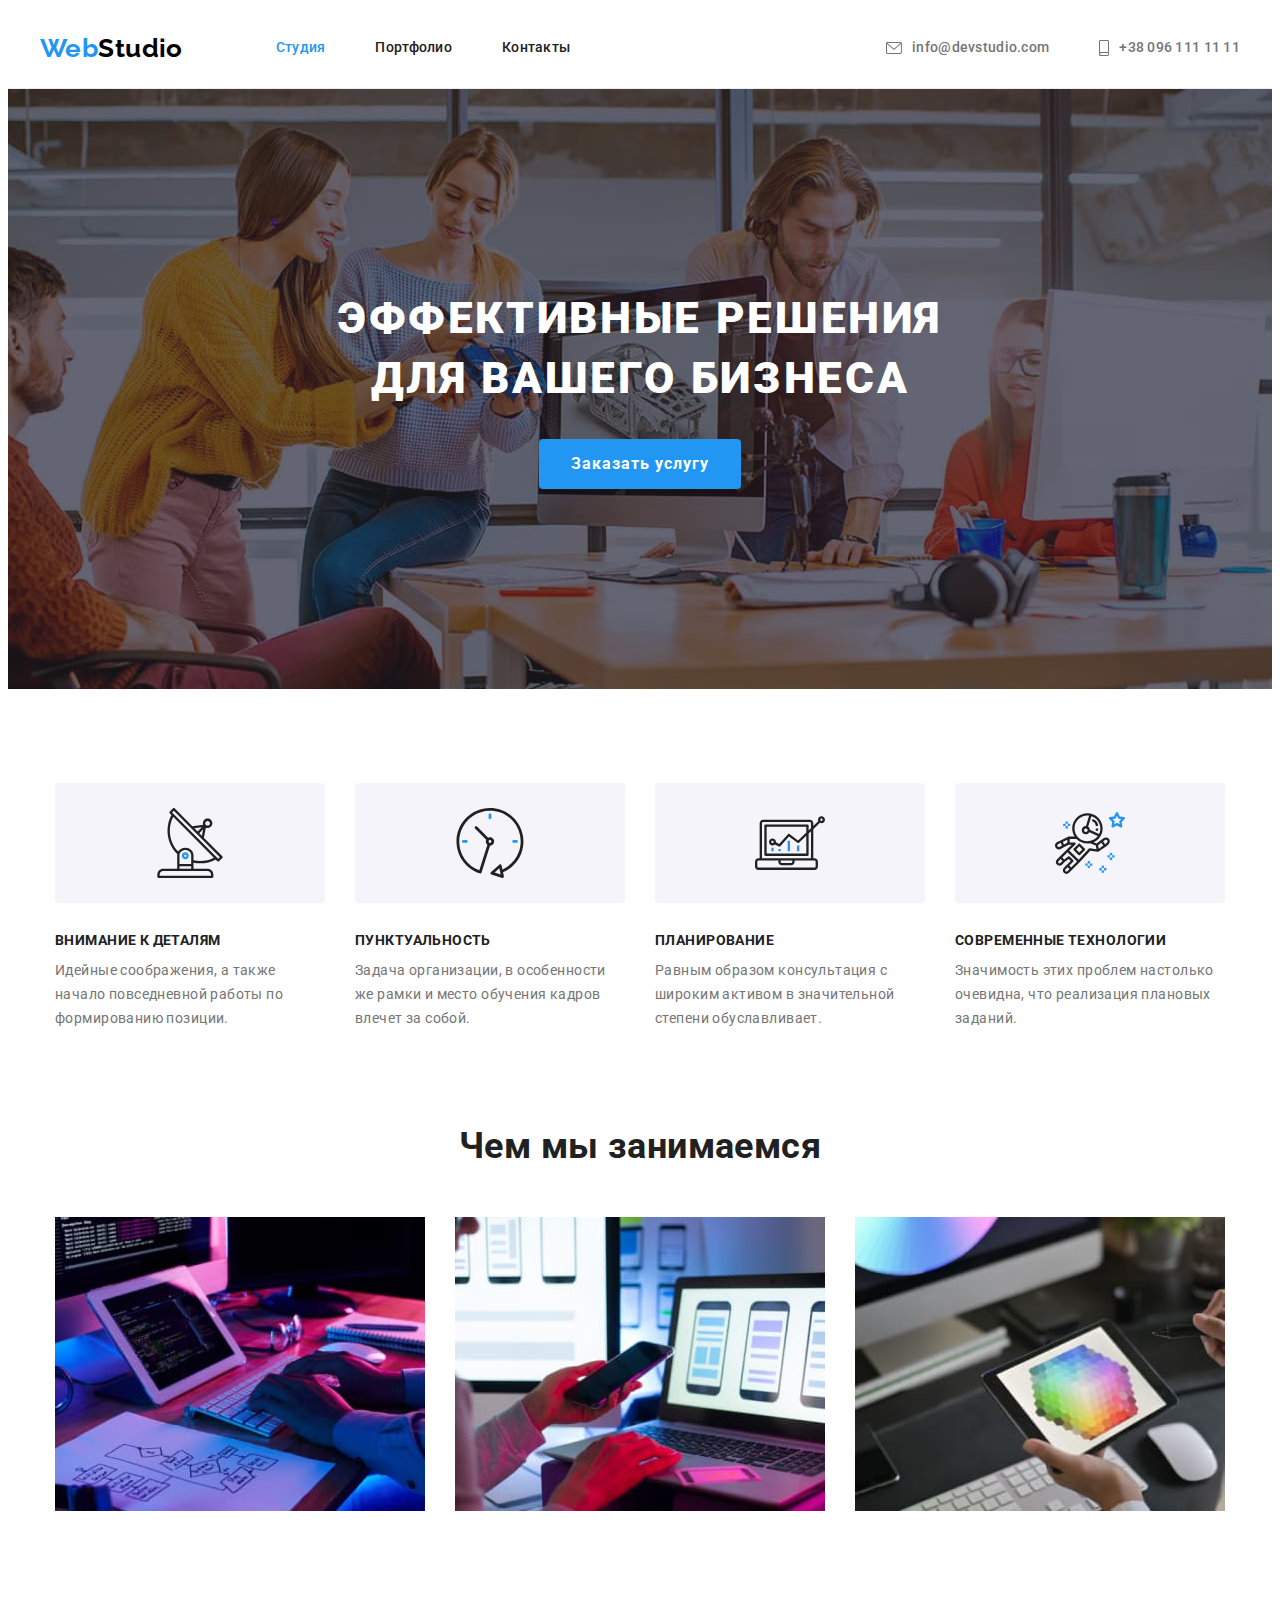
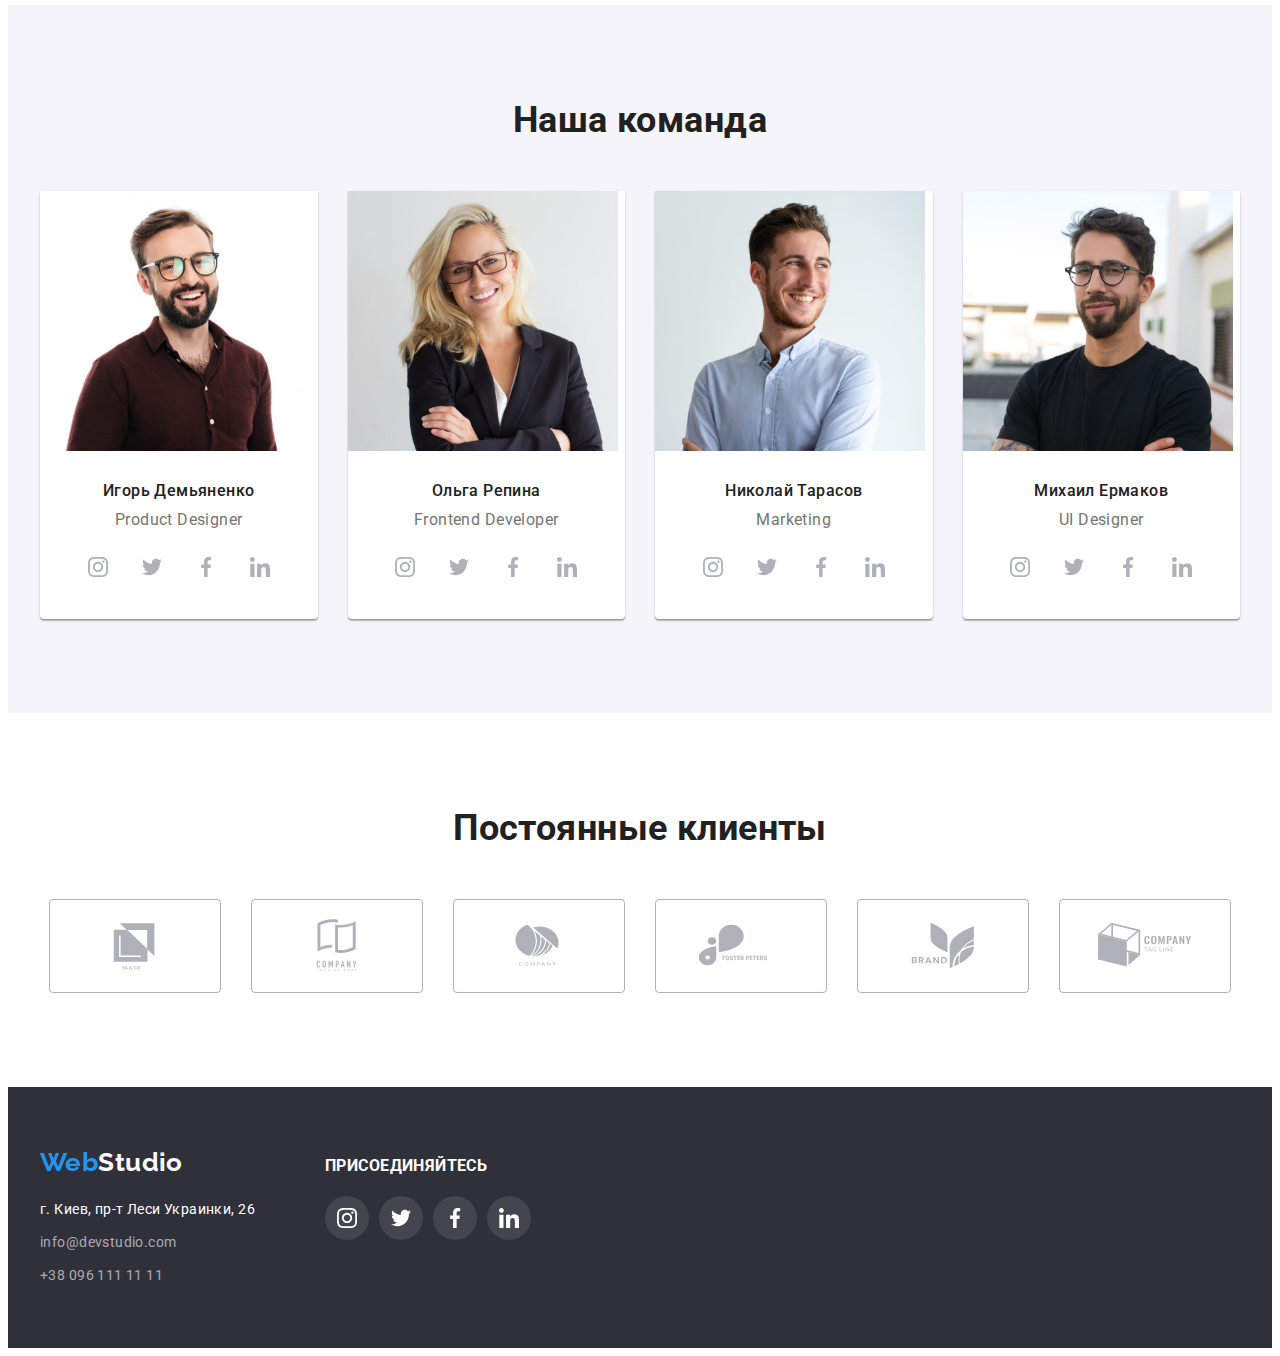
<file: index.html>
<!DOCTYPE html>
<html lang="ru">
  <head>
    <meta charset="UTF-8" />
    <meta http-equiv="X-UA-Compatible" content="IE=edge" />
    <meta name="viewport" content="width=device-width, initial-scale=1.0" />
    <title>Студия</title>
    <link rel="preconnect" href="https://fonts.googleapis.com" />
    <link rel="preconnect" href="https://fonts.gstatic.com" crossorigin />
    <link
      href="https://fonts.googleapis.com/css2?family=Raleway:wght@700&family=Roboto:wght@400;500;700;900&display=swap"
      rel="stylesheet"
    />
    <link
      rel="stylesheet"
      href="https://cdnjs.cloudflare.com/ajax/libs/modern-normalize/1.1.0/modern-normalize.min.css"
      integrity="sha512-wpPYUAdjBVSE4KJnH1VR1HeZfpl1ub8YT/NKx4PuQ5NmX2tKuGu6U/JRp5y+Y8XG2tV+wKQpNHVUX03MfMFn9Q=="
      crossorigin="anonymous"
      referrerpolicy="no-referrer"
    />
    <link rel="stylesheet" href="./css/styles.css" />
  </head>

  <body>
    <header class="header">
      <div class="container flex-container">
        <nav class="flex-container">
          <a href="./index.html" class="logo"><span>Web</span>Studio</a>
          <ul class="flex-container list">
            <li class="list-item">
              <a href="./index.html" class="nav-link link current">Студия</a>
            </li>
            <li class="list-item">
              <a href="./portfolio.html" class="nav-link link">Портфолио</a>
            </li>
            <li class="list-item"><a href="" class="nav-link link">Контакты</a></li>
          </ul>
        </nav>
        <ul class="contacts-list list">
          <li class="list-item">
            <a class="contacts" href="mailto:info@devstudio.com">
              <svg class="header-icon" width="16" height="12">
                <use href="./images/icons.svg#icon-envelope"></use>
              </svg>
              info@devstudio.com
            </a>
          </li>
          <li class="list-item">
            <a class="contacts" href="tel:+380961111111">
              <svg class="header-icon" width="10" height="16">
                <use href="./images/icons.svg#icon-smartphone"></use>
              </svg>
              +38 096 111 11 11
            </a>
          </li>
        </ul>
      </div>
    </header>

    <main>
      <section class="hero section">
        <div class="container">
          <h1 class="hero-title">Эффективные решения для вашего бизнеса</h1>
          <button class="button-order" type="button">Заказать услугу</button>
        </div>
      </section>

      <section class="section-features section">
        <div class="container">
          <h2 class="section-title visually-hidden">Наши преимущества</h2>
          <ul class="list flex-container">
            <li class="features-list-item">
              <div class="features-icon-thumb">
                <svg class="features-icon" width="70" height="70">
                  <use href="./images/icons.svg#icon-antenna"></use>
                </svg>
              </div>
              <h3 class="section-subtitle">Внимание к деталям</h3>
              <p>
                Идейные соображения, а также начало повседневной работы по формированию позиции.
              </p>
            </li>
            <li class="features-list-item">
              <div class="features-icon-thumb">
                <svg class="features-icon" width="70" height="70">
                  <use href="./images/icons.svg#icon-clock"></use>
                </svg>
              </div>
              <h3 class="section-subtitle">Пунктуальность</h3>
              <p>
                Задача организации, в особенности же рамки и место обучения кадров влечет за собой.
              </p>
            </li>
            <li class="features-list-item">
              <div class="features-icon-thumb">
                <svg class="features-icon" width="70" height="70">
                  <use href="./images/icons.svg#icon-diagram"></use>
                </svg>
              </div>
              <h3 class="section-subtitle">Планирование</h3>
              <p>
                Равным образом консультация с широким активом в значительной степени обуславливает.
              </p>
            </li>
            <li class="features-list-item">
              <div class="features-icon-thumb">
                <svg class="features-icon" width="70" height="70">
                  <use href="./images/icons.svg#icon-astronaut"></use>
                </svg>
              </div>
              <h3 class="section-subtitle">Современные технологии</h3>
              <p>Значимость этих проблем настолько очевидна, что реализация плановых заданий.</p>
            </li>
          </ul>
        </div>
      </section>

      <section class="section-our-work section">
        <div class="container">
          <h2 class="section-title">Чем мы занимаемся</h2>
          <ul class="flex-container list">
            <li class="our-work-list-item">
              <img src="./images/our-work-1.jpg" width="370" alt="Компьютер" />
            </li>
            <li class="our-work-list-item">
              <img src="./images/our-work-2.jpg" width="370" alt="Ноутбук" />
            </li>
            <li class="our-work-list-item">
              <img src="./images/our-work-3.jpg" width="370" alt="Планшет" />
            </li>
          </ul>
        </div>
      </section>

      <section class="section-team section">
        <div class="container">
          <h2 class="section-title">Наша команда</h2>
          <ul class="flex-container list">
            <li class="team-card">
              <img
                class="team-card-img"
                src="./images/igor-demyanenko.jpg"
                width="270"
                alt="Игорь Демьяненко"
              />
              <div class="team-thumb">
                <h3 class="team-card-name">Игорь Демьяненко</h3>
                <p class="team-card-text">Product Designer</p>

                <ul class="flex-container list">
                  <li class="team-card-list-logo">
                    <a class="team-card-list-link" href="">
                      <svg class="features-icon" width="20" height="20">
                        <use href="./images/icons.svg#icon-instagram"></use>
                      </svg>
                    </a>
                  </li>

                  <li class="team-card-list-logo">
                    <a class="team-card-list-link" href="">
                      <svg class="features-icon" width="20" height="20">
                        <use href="./images/icons.svg#icon-twitter"></use>
                      </svg>
                    </a>
                  </li>
                  <li class="team-card-list-logo">
                    <a class="team-card-list-link" href="">
                      <svg class="features-icon" width="20" height="20">
                        <use href="./images/icons.svg#icon-facebook"></use>
                      </svg>
                    </a>
                  </li>
                  <li class="team-card-list-logo">
                    <a class="team-card-list-link" href="">
                      <svg class="features-icon" width="20" height="20">
                        <use href="./images/icons.svg#icon-linkedin"></use>
                      </svg>
                    </a>
                  </li>
                </ul>
              </div>
            </li>

            <li class="team-card">
              <img
                class="team-card-img"
                src="./images/olga-repina.jpg"
                width="270"
                alt="Ольга Репина"
              />
              <div class="team-thumb">
                <h3 class="team-card-name">Ольга Репина</h3>
                <p class="team-card-text">Frontend Developer</p>
                <ul class="flex-container list">
                  <li class="team-card-list-logo">
                    <a class="team-card-list-link" href="">
                      <svg class="features-icon" width="20" height="20">
                        <use href="./images/icons.svg#icon-instagram"></use>
                      </svg>
                    </a>
                  </li>

                  <li class="team-card-list-logo">
                    <a class="team-card-list-link" href="">
                      <svg class="features-icon" width="20" height="20">
                        <use href="./images/icons.svg#icon-twitter"></use>
                      </svg>
                    </a>
                  </li>
                  <li class="team-card-list-logo">
                    <a class="team-card-list-link" href="">
                      <svg class="features-icon" width="20" height="20">
                        <use href="./images/icons.svg#icon-facebook"></use>
                      </svg>
                    </a>
                  </li>
                  <li class="team-card-list-logo">
                    <a class="team-card-list-link" href="">
                      <svg class="features-icon" width="20" height="20">
                        <use href="./images/icons.svg#icon-linkedin"></use>
                      </svg>
                    </a>
                  </li>
                </ul>
              </div>
            </li>
            <li class="team-card">
              <img
                class="team-card-img"
                src="./images/nikolai-tarasov.jpg"
                width="270"
                alt="Николай Тарасов"
              />
              <div class="team-thumb">
                <h3 class="team-card-name">Николай Тарасов</h3>
                <p class="team-card-text">Marketing</p>
                <ul class="flex-container list">
                  <li class="team-card-list-logo">
                    <a class="team-card-list-link" href="">
                      <svg class="features-icon" width="20" height="20">
                        <use href="./images/icons.svg#icon-instagram"></use>
                      </svg>
                    </a>
                  </li>

                  <li class="team-card-list-logo">
                    <a class="team-card-list-link" href="">
                      <svg class="features-icon" width="20" height="20">
                        <use href="./images/icons.svg#icon-twitter"></use>
                      </svg>
                    </a>
                  </li>
                  <li class="team-card-list-logo">
                    <a class="team-card-list-link" href="">
                      <svg class="features-icon" width="20" height="20">
                        <use href="./images/icons.svg#icon-facebook"></use>
                      </svg>
                    </a>
                  </li>
                  <li class="team-card-list-logo">
                    <a class="team-card-list-link" href="">
                      <svg class="features-icon" width="20" height="20">
                        <use href="./images/icons.svg#icon-linkedin"></use>
                      </svg>
                    </a>
                  </li>
                </ul>
              </div>
            </li>
            <li class="team-card">
              <img
                class="team-card-img"
                src="./images/mikhail-ermakov.jpg"
                width="270"
                alt="Михаил Ермаков"
              />
              <div class="team-thumb">
                <h3 class="team-card-name">Михаил Ермаков</h3>
                <p class="team-card-text">UI Designer</p>
                <ul class="flex-container list">
                  <li class="team-card-list-logo">
                    <a class="team-card-list-link" href="">
                      <svg class="features-icon" width="20" height="20">
                        <use href="./images/icons.svg#icon-instagram"></use>
                      </svg>
                    </a>
                  </li>

                  <li class="team-card-list-logo">
                    <a class="team-card-list-link" href="">
                      <svg class="features-icon" width="20" height="20">
                        <use href="./images/icons.svg#icon-twitter"></use>
                      </svg>
                    </a>
                  </li>
                  <li class="team-card-list-logo">
                    <a class="team-card-list-link" href="">
                      <svg class="features-icon" width="20" height="20">
                        <use href="./images/icons.svg#icon-facebook"></use>
                      </svg>
                    </a>
                  </li>
                  <li class="team-card-list-logo">
                    <a class="team-card-list-link" href="">
                      <svg class="features-icon" width="20" height="20">
                        <use href="./images/icons.svg#icon-linkedin"></use>
                      </svg>
                    </a>
                  </li>
                </ul>
              </div>
            </li>
          </ul>
        </div>
      </section>

      <section class="section-clients section">
        <div class="container">
          <h2 class="section-title">Постоянные клиенты</h2>
          <ul class="flex-container list">
            <li class="clients-logo-item">
              <a href="" class="clients-logo-link">
                <svg class="clients-icon" width="106" height="60">
                  <use href="./images/icons.svg#icon-logo-yaco"></use>
                </svg>
              </a>
            </li>
            <li class="clients-logo-item">
              <a href="" class="clients-logo-link">
                <svg class="clients-icon" width="106" height="60">
                  <use href="./images/icons.svg#icon-logo-company-tagline-here"></use>
                </svg>
              </a>
            </li>
            <li class="clients-logo-item">
              <a href="" class="clients-logo-link">
                <svg class="clients-icon" width="106" height="60">
                  <use href="./images/icons.svg#icon-logo-company"></use>
                </svg>
              </a>
            </li>
            <li class="clients-logo-item">
              <a href="" class="clients-logo-link">
                <svg class="clients-icon" width="106" height="60">
                  <use href="./images/icons.svg#icon-logo-foster"></use>
                </svg>
              </a>
            </li>
            <li class="clients-logo-item">
              <a href="" class="clients-logo-link">
                <svg class="clients-icon" width="106" height="60">
                  <use href="./images/icons.svg#icon-logo-brand"></use>
                </svg>
              </a>
            </li>
            <li class="clients-logo-item">
              <a href="" class="clients-logo-link">
                <svg class="clients-icon" width="106" height="60">
                  <use href="./images/icons.svg#icon-logo-company-tagline"></use>
                </svg>
              </a>
            </li>
          </ul>
        </div>
      </section>
    </main>

    <footer class="footer">
      <div class="container footer-flex-container">
        <div class="adress-wrapper">
          <a class="logo footer-logo" href="./index.html"><span>Web</span>Studio</a>
          <address>
            <ul class="list">
              <li class="footer-list-item">
                <a
                  class="adress-map-link"
                  href="https://goo.gl/maps/piqngm7oDQpEDh6u6"
                  target="_blank"
                  rel="noopener nofollow noreferrer"
                  >г. Киев, пр-т Леси Украинки, 26</a
                >
              </li>
              <li class="footer-list-item">
                <a class="adress-link" href="mailto:info@devstudio.com">info@devstudio.com</a>
              </li>
              <li class="footer-list-item">
                <a class="adress-link" href="tel:+380961111111">+38 096 111 11 11</a>
              </li>
            </ul>
          </address>
        </div>

        <div class="social-wrapper">
          <h3 class="soc-title">присоединяйтесь</h3>
          <ul class="flex-container list">
            <li class="soc-list-logo">
              <a class="soc-list-link" href="">
                <svg class="soc-icon" width="20" height="20">
                  <use href="./images/icons.svg#icon-instagram"></use>
                </svg>
              </a>
            </li>

            <li class="soc-list-logo">
              <a class="soc-list-link accent-icon" href="">
                <svg class="soc-icon" width="20" height="20">
                  <use href="./images/icons.svg#icon-twitter"></use>
                </svg>
              </a>
            </li>
            <li class="soc-list-logo">
              <a class="soc-list-link" href="">
                <svg class="soc-icon" width="20" height="20">
                  <use href="./images/icons.svg#icon-facebook"></use>
                </svg>
              </a>
            </li>
            <li class="soc-list-logo">
              <a class="soc-list-link" href="">
                <svg class="soc-icon" width="20" height="20">
                  <use href="./images/icons.svg#icon-linkedin"></use>
                </svg>
              </a>
            </li>
          </ul>
        </div>
      </div>
    </footer>
  </body>
</html>
</file>
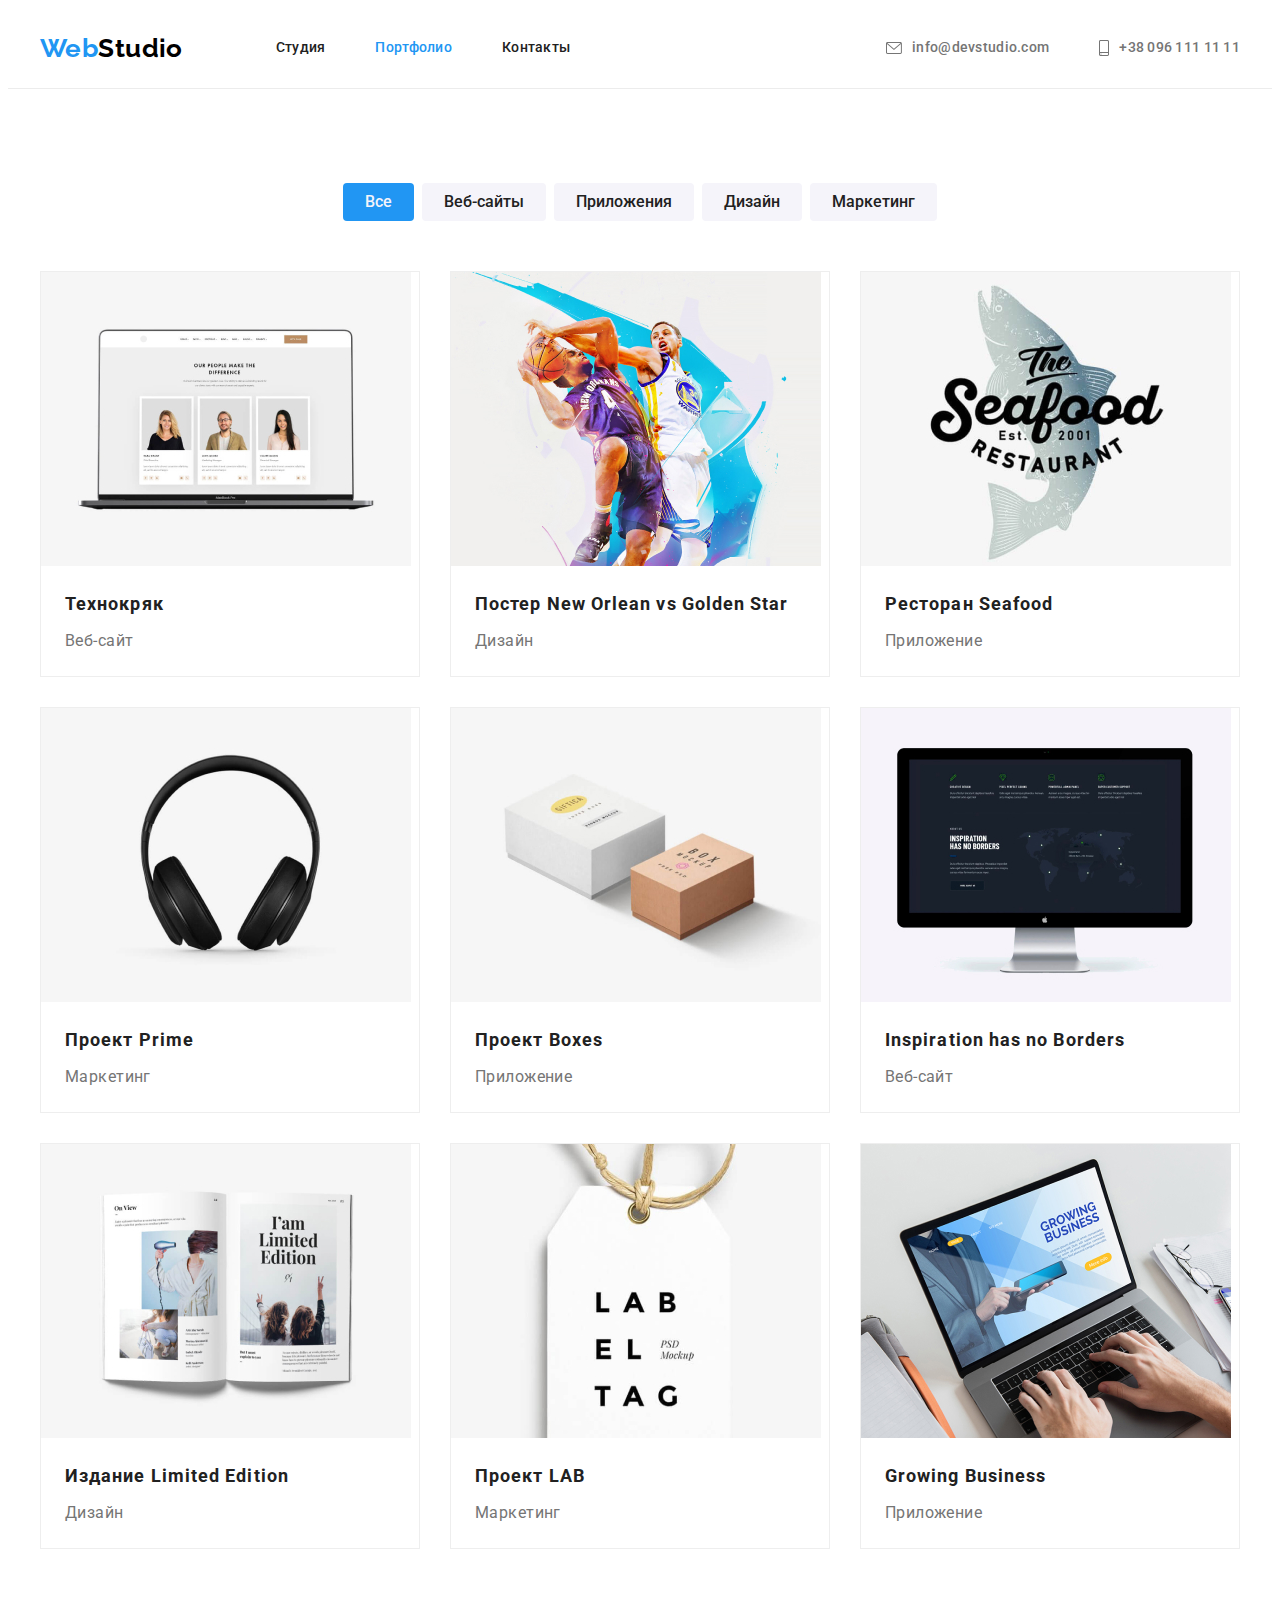
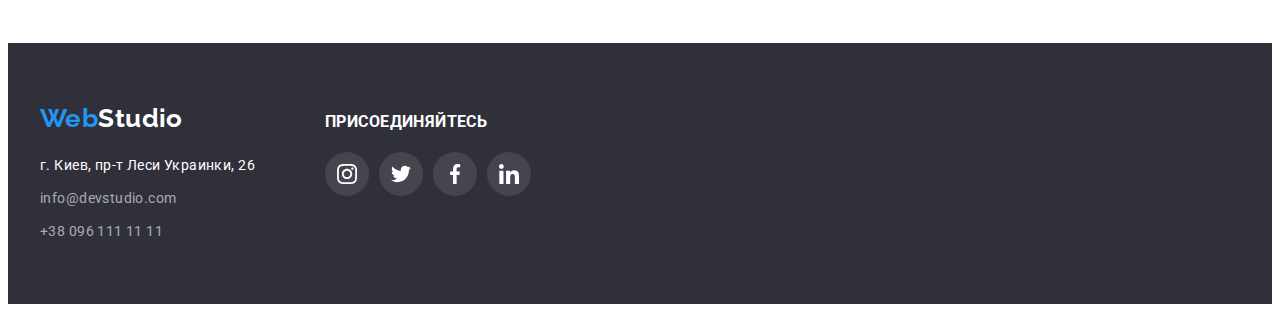
<file: portfolio.html>
<!DOCTYPE html>
<html lang="ru">
  <head>
    <meta charset="UTF-8" />
    <meta http-equiv="X-UA-Compatible" content="IE=edge" />
    <meta name="viewport" content="width=device-width, initial-scale=1.0" />
    <title>Портфолио</title>
    <link rel="preconnect" href="https://fonts.googleapis.com" />
    <link rel="preconnect" href="https://fonts.gstatic.com" crossorigin />
    <link
      href="https://fonts.googleapis.com/css2?family=Raleway:wght@700&family=Roboto:wght@400;500;700;900&display=swap"
      rel="stylesheet"
    />
    <link
      rel="stylesheet"
      href="https://cdnjs.cloudflare.com/ajax/libs/modern-normalize/1.1.0/modern-normalize.min.css"
      integrity="sha512-wpPYUAdjBVSE4KJnH1VR1HeZfpl1ub8YT/NKx4PuQ5NmX2tKuGu6U/JRp5y+Y8XG2tV+wKQpNHVUX03MfMFn9Q=="
      crossorigin="anonymous"
      referrerpolicy="no-referrer"
    />
    <link rel="stylesheet" href="./css/styles.css" />
  </head>

  <body>
    <header class="header">
      <div class="container flex-container">
        <nav class="flex-container">
          <a href="./index.html" class="logo"><span>Web</span>Studio</a>
          <ul class="flex-container list">
            <li class="list-item">
              <a href="./index.html" class="nav-link link">Студия</a>
            </li>
            <li class="list-item">
              <a href="./portfolio.html" class="nav-link link current">Портфолио</a>
            </li>
            <li class="list-item"><a href="" class="nav-link link">Контакты</a></li>
          </ul>
        </nav>
        <ul class="contacts-list list">
          <li class="list-item">
            <a class="contacts" href="mailto:info@devstudio.com">
              <svg class="header-icon" width="16" height="12">
                <use href="./images/icons.svg#icon-envelope"></use>
              </svg>
              info@devstudio.com
            </a>
          </li>
          <li class="list-item">
            <a class="contacts" href="tel:+380961111111">
              <svg class="header-icon" width="10" height="16">
                <use href="./images/icons.svg#icon-smartphone"></use>
              </svg>
              +38 096 111 11 11
            </a>
          </li>
        </ul>
      </div>
    </header>

    <main>
      <section class="projects section">
        <div class="container">
          <h1 class="visually-hidden">Наши проекты</h1>

          <ul class="filter-list flex-container list">
            <li class="filter-list-item">
              <button class="filter__button filter__current" type="button">Все</button>
            </li>
            <li class="filter-list-item">
              <button class="filter__button" type="button">Веб-сайты</button>
            </li>
            <li class="filter-list-item">
              <button class="filter__button" type="button">Приложения</button>
            </li>
            <li class="filter-list-item">
              <button class="filter__button" type="button">Дизайн</button>
            </li>
            <li class="filter-list-item">
              <button class="filter__button" type="button">Маркетинг</button>
            </li>
          </ul>

          <ul class="portfolio__list list">
            <li class="portfolio__item">
              <a href="" class="portfolio-link link">
                <img src="./images/portfolio-img-01.jpg" alt="" class="portfolio__img" />
                <div class="card-content">
                  <h3 class="card-title">Технокряк</h3>
                  <p>Веб-сайт</p>
                </div>
              </a>
            </li>

            <li class="portfolio__item">
              <a href="" class="portfolio-link link">
                <img src="./images/portfolio-img-02.jpg" alt="" class="portfolio__img" />
                <div class="card-content">
                  <h3 class="card-title">Постер New Orlean vs Golden Star</h3>
                  <p>Дизайн</p>
                </div>
              </a>
            </li>

            <li class="portfolio__item">
              <a href="" class="portfolio-link link">
                <img src="./images/portfolio-img-03.jpg" alt="" class="portfolio__img" />
                <div class="card-content">
                  <h3 class="card-title">Ресторан Seafood</h3>
                  <p>Приложение</p>
                </div>
              </a>
            </li>

            <li class="portfolio__item">
              <a href="" class="portfolio-link link">
                <img src="./images/portfolio-img-04.jpg" alt="" class="portfolio__img" />
                <div class="card-content">
                  <h3 class="card-title">Проект Prime</h3>
                  <p>Маркетинг</p>
                </div>
              </a>
            </li>

            <li class="portfolio__item">
              <a href="" class="portfolio-link link">
                <img src="./images/portfolio-img-05.jpg" alt="" class="portfolio__img" />
                <div class="card-content">
                  <h3 class="card-title">Проект Boxes</h3>
                  <p>Приложение</p>
                </div>
              </a>
            </li>

            <li class="portfolio__item">
              <a href="" class="portfolio-link link">
                <img src="./images/portfolio-img-06.jpg" alt="" class="portfolio__img" />
                <div class="card-content">
                  <h3 class="card-title">Inspiration has no Borders</h3>
                  <p>Веб-сайт</p>
                </div>
              </a>
            </li>

            <li class="portfolio__item">
              <a href="" class="portfolio-link link">
                <img src="./images/portfolio-img-07.jpg" alt="" class="portfolio__img" />
                <div class="card-content">
                  <h3 class="card-title">Издание Limited Edition</h3>
                  <p>Дизайн</p>
                </div>
              </a>
            </li>

            <li class="portfolio__item">
              <a href="" class="portfolio-link link">
                <img src="./images/portfolio-img-08.jpg" alt="" class="portfolio__img" />
                <div class="card-content">
                  <h3 class="card-title">Проект LAB</h3>
                  <p>Маркетинг</p>
                </div>
              </a>
            </li>

            <li class="portfolio__item">
              <a href="" class="portfolio-link link">
                <img src="./images/portfolio-img-09.jpg" alt="" class="portfolio__img" />
                <div class="card-content">
                  <h3 class="card-title">Growing Business</h3>
                  <p>Приложение</p>
                </div>
              </a>
            </li>
          </ul>
        </div>
      </section>
    </main>

    <footer class="footer">
      <div class="container footer-flex-container">
        <div class="adress-wrapper">
          <a class="logo footer-logo" href="./index.html"><span>Web</span>Studio</a>
          <address>
            <ul class="list">
              <li class="footer-list-item">
                <a
                  class="adress-map-link"
                  href="https://goo.gl/maps/piqngm7oDQpEDh6u6"
                  target="_blank"
                  rel="noopener nofollow noreferrer"
                  >г. Киев, пр-т Леси Украинки, 26</a
                >
              </li>
              <li class="footer-list-item">
                <a class="adress-link" href="mailto:info@devstudio.com">info@devstudio.com</a>
              </li>
              <li class="footer-list-item">
                <a class="adress-link" href="tel:+380961111111">+38 096 111 11 11</a>
              </li>
            </ul>
          </address>
        </div>

        <div class="social-wrapper">
          <h3 class="soc-title">присоединяйтесь</h3>
          <ul class="flex-container list">
            <li class="soc-list-logo">
              <a class="soc-list-link" href="">
                <svg class="soc-icon" width="20" height="20">
                  <use href="./images/icons.svg#icon-instagram"></use>
                </svg>
              </a>
            </li>

            <li class="soc-list-logo">
              <a class="soc-list-link accent-icon" href="">
                <svg class="soc-icon" width="20" height="20">
                  <use href="./images/icons.svg#icon-twitter"></use>
                </svg>
              </a>
            </li>
            <li class="soc-list-logo">
              <a class="soc-list-link" href="">
                <svg class="soc-icon" width="20" height="20">
                  <use href="./images/icons.svg#icon-facebook"></use>
                </svg>
              </a>
            </li>
            <li class="soc-list-logo">
              <a class="soc-list-link" href="">
                <svg class="soc-icon" width="20" height="20">
                  <use href="./images/icons.svg#icon-linkedin"></use>
                </svg>
              </a>
            </li>
          </ul>
        </div>
      </div>
    </footer>
  </body>
</html>
</file>
<file: css/styles.css>
:root {
  --text-color: #757575;
  --primary-text-color: #212121;
  --accent-color: #2196f3;
  --sections-background-color: #2f303a;
  --hero-title-color: #ffffff;
  --section-light-background: #f5f4fa;
  --team-card-bg: #ffffff;
  --filter-button-bg: #f5f4fa;
  --card-set-gap: 30px;
  --hero-background-color: #c4c4c4;
  --fill-icons-color: #afb1b8;
  --soc-icons-bg: rgba(255, 255, 255, 0.1);
}

body {
  font-family: 'Roboto', sans-serif;
  font-size: 14px;
  letter-spacing: 0.03em;
  color: var(--primary-text-color);
  background-color: #ffffff;
}
h1,
h2,
h3,
p {
  margin: 0;
}

img {
  display: block;
  max-width: 100%;
  height: auto;
}

.visually-hidden {
  position: absolute;
  width: 1px;
  height: 1px;
  margin: -1px;
  border: 0;
  padding: 0;

  white-space: nowrap;
  clip-path: inset(100%);
  clip: rect(0 0 0 0);
  overflow: hidden;
}
.container {
  width: 1200px;
  padding-left: 15px;
  padding-right: 15px;
  margin-left: auto;
  margin-right: auto;
}
.section {
  padding-top: 94px;
  padding-bottom: 94px;
}
.header {
  border-bottom: 1px solid #ececec;
}
.logo {
  margin-right: 93px;
  font-family: 'Raleway';
  font-style: normal;
  font-weight: 700;
  font-size: 26px;
  line-height: 1.19;
  text-decoration: none;
  color: #000000;
  display: inline-block;
}

.logo span {
  color: var(--accent-color);
}

.flex-container {
  display: flex;
  justify-content: center;
  align-items: center;
}
.nav-link {
  display: inline-block;
  padding-top: 32px;
  padding-bottom: 32px;
  font-weight: 500;
  line-height: 1.14;
  letter-spacing: 0.02em;
  color: inherit;
}
.list-item:not(:last-child) {
  margin-right: 50px;
}
.contacts-list {
  display: flex;
}
.list {
  list-style: none;
  margin: 0;
  padding: 0;
}

.link {
  text-decoration: none;
}
.nav-link:hover,
.nav-link:focus {
  color: var(--accent-color);
}

.current {
  color: var(--accent-color);
}

.contacts-list {
  display: flex;
  margin: 0;
  padding: 0;
  margin-left: auto;
  list-style: none;
}
.contacts {
  display: flex;
  align-items: center;
  padding-top: 32px;
  padding-bottom: 32px;
  font-weight: 500;
  font-size: 14px;
  line-height: 1.14;
  letter-spacing: 0.02em;
  text-decoration: none;
  color: var(--text-color);
}
.header-icon {
  display: inline-block;
  margin-right: 10px;
  fill: currentColor;
}
.contacts:hover,
.contacts:focus {
  color: var(--accent-color);
}

.hero {
  max-width: 1600px;
  margin-right: auto;
  margin-left: auto;
  padding-top: 200px;
  padding-bottom: 200px;
  text-align: center;
  background-color: var(--hero-background-color);
  background-image: linear-gradient(rgba(47, 48, 58, 0.4), rgba(47, 48, 58, 0.4)),
    url('../images/hero-background.jpg');
  background-repeat: no-repeat;
  background-size: cover;
  background-position: center;
}

.hero-title {
  width: 696px;
  margin-left: auto;
  margin-right: auto;
  margin-bottom: 30px;
  font-family: 'Roboto';
  font-weight: 900;
  font-size: 44px;
  line-height: 1.36;
  letter-spacing: 0.06em;
  text-transform: uppercase;
  color: var(--hero-title-color);
}

.button-order {
  background: var(--accent-color);
  box-shadow: 0px 4px 4px rgba(0, 0, 0, 0.15);
  border-radius: 4px;
  border-width: 0px;
  cursor: pointer;
  padding: 10px 32px;
  font-family: inherit;
  font-weight: 700;
  font-size: 16px;
  line-height: 1.88;
  letter-spacing: 0.06em;
  color: var(--hero-title-color);
  display: inline-block;
}

.section-title {
  margin-bottom: 50px;
  text-align: center;
  font-size: 36px;
  line-height: 1.17;
}
.section-subtitle {
  margin-bottom: 10px;
  font-size: 14px;
  line-height: 1.14;
  text-transform: uppercase;
}
.features-list-item {
  flex-basis: 270px;
}

.features-list-item:not(:last-child),
.our-work-list-item:not(:last-child),
.team-card:not(:last-child) {
  margin-right: 30px;
}
.features-list-item p {
  margin: 0;
  color: var(--text-color);
  line-height: 1.71;
}

.section-our-work {
  padding-top: 0;
}
.section-team {
  background-color: var(--section-light-background);
}

.team-card {
  width: calc((100% - 3 * var(--card-set-gap)) / 4);
  background: #ffffff;
  text-align: center;
  box-shadow: 0px 1px 3px rgba(0, 0, 0, 0.12), 0px 1px 1px rgba(0, 0, 0, 0.14),
    0px 2px 1px rgba(0, 0, 0, 0.2);
  border-radius: 0px 0px 4px 4px;
}
.team-thumb {
  padding-top: 30px;
  padding-bottom: 30px;
}
.team-card-name {
  margin-bottom: 10px;
  font-weight: 500;
  font-size: 16px;
  line-height: 1.19;
}
.team-card-text {
  color: var(--text-color);
  font-size: 16px;
  line-height: 1.19;
  margin-bottom: 16px;
}
.footer {
  background-color: var(--sections-background-color);
  padding-top: 60px;
  padding-bottom: 60px;
}
.footer-logo {
  margin-right: 0;
  margin-bottom: 20px;
  color: #ffffff;
}
.footer-list-item:not(:last-child) {
  margin-bottom: 9px;
}
.adress-link,
.adress-map-link {
  font-style: normal;
  text-decoration: none;
  line-height: 1.71;
  color: rgba(255, 255, 255, 0.6);
  display: inline-block;
}
.adress-link:hover,
.adress-link:focus {
  color: var(--accent-color);
}
.adress-map-link {
  color: var(--hero-title-color);
}

/* Стили для стр портфолио */
.filter-list {
  margin-bottom: 50px;
}
.filter-list-item:not(:last-child) {
  margin-right: 8px;
}
.filter__button {
  background: var(--filter-button-bg);
  border-radius: 4px;
  font-family: 'Roboto';
  font-style: normal;
  font-weight: 500;
  font-size: 16px;
  line-height: 1.62;
  text-align: center;
  border: none;
  color: var(--primary-text-color);
  padding: 6px 22px 6px 22px;
  cursor: pointer;
}

.filter__button:hover,
.filter__button:focus {
  color: var(--filter-button-bg);
  background: var(--accent-color);
  box-shadow: 0px 3px 1px rgba(0, 0, 0, 0.1), 0px 1px 2px rgba(0, 0, 0, 0.08),
    0px 2px 2px rgba(0, 0, 0, 0.12);
}
.filter__current {
  color: var(--filter-button-bg);
  background: var(--accent-color);
}
.filter__current:hover {
  color: var(--filter-button-bg);
  background: var(--accent-color);
  box-shadow: 0px 3px 1px rgba(0, 0, 0, 0.1), 0px 1px 2px rgba(0, 0, 0, 0.08),
    0px 2px 2px rgba(0, 0, 0, 0.12);
}

.card-content {
  padding: 20px 24px;
}
.card-title {
  margin-bottom: 4px;
  font-size: 18px;
  line-height: 2;
  letter-spacing: 0.06em;
  color: var(--primary-text-color);
  text-transform: none;
}
.portfolio__list {
  display: flex;
  flex-wrap: wrap;
  margin-top: calc(-1 * var(--card-set-gap));
  margin-left: calc(-1 * var(--card-set-gap));
}
.portfolio__item {
  flex-basis: calc(100% / 3 - var(--card-set-gap));
  margin-left: var(--card-set-gap);
  margin-top: var(--card-set-gap);
}
.portfolio-link {
  display: block;
  background: var(--team-card-bg);
  border: 1px solid #eeeeee;
}
.portfolio-link:hover,
.portfolio-link:focus {
  box-shadow: 0px 1px 1px rgba(0, 0, 0, 0.12), 0px 4px 4px rgba(0, 0, 0, 0.06),
    1px 4px 6px rgba(0, 0, 0, 0.16);
}
.portfolio__item p {
  font-size: 16px;
  line-height: 1.88;
  color: var(--text-color);
}

.features-icon-thumb {
  display: flex;
  align-items: center;
  justify-content: center;
  height: 120px;
  background: var(--section-light-background);
  border-radius: 4px;
  margin-bottom: 30px;
}

.team-card-list-link,
.soc-list-link {
  display: flex;
  justify-content: center;
  align-items: center;
  width: 44px;
  height: 44px;
  border-radius: 50%;
  background-color: var(--team-card-bg);
  fill: var(--fill-icons-color);
}

.soc-list-link {
  background-color: var(--soc-icons-bg);
  fill: var(--hero-title-color);
}
.team-card-list-link:hover {
  background-color: var(--accent-color);
  fill: var(--team-card-bg);
}

.team-card-list-logo:not(:last-child) {
  margin-right: 10px;
}

.clients-logo-item:not(:last-child) {
  margin-right: 30px;
}

.clients-logo-link {
  display: flex;
  justify-content: center;
  align-items: center;
  width: 170px;
  height: 92px;
  border-width: 1px;
  border-style: solid;
  border-color: var(--fill-icons-color);
  fill: var(--fill-icons-color);
  border-radius: 4px;
}

.clients-logo-link:hover,
.clients-logo-link:focus {
  fill: var(--accent-color);
  border-color: var(--accent-color);
}
.footer-flex-container {
  display: flex;
  align-items: baseline;
}
.adress-wrapper {
  margin-right: 70px;
}
.soc-list-logo:not(:last-child) {
  margin-right: 10px;
}
.soc-title {
  margin-bottom: 20px;
  line-height: 1.14;
  text-transform: uppercase;
  color: var(--hero-title-color);
}

.soc-list-link:hover,
.soc-list-link:focus {
  background-color: var(--accent-color);
}
</file>
